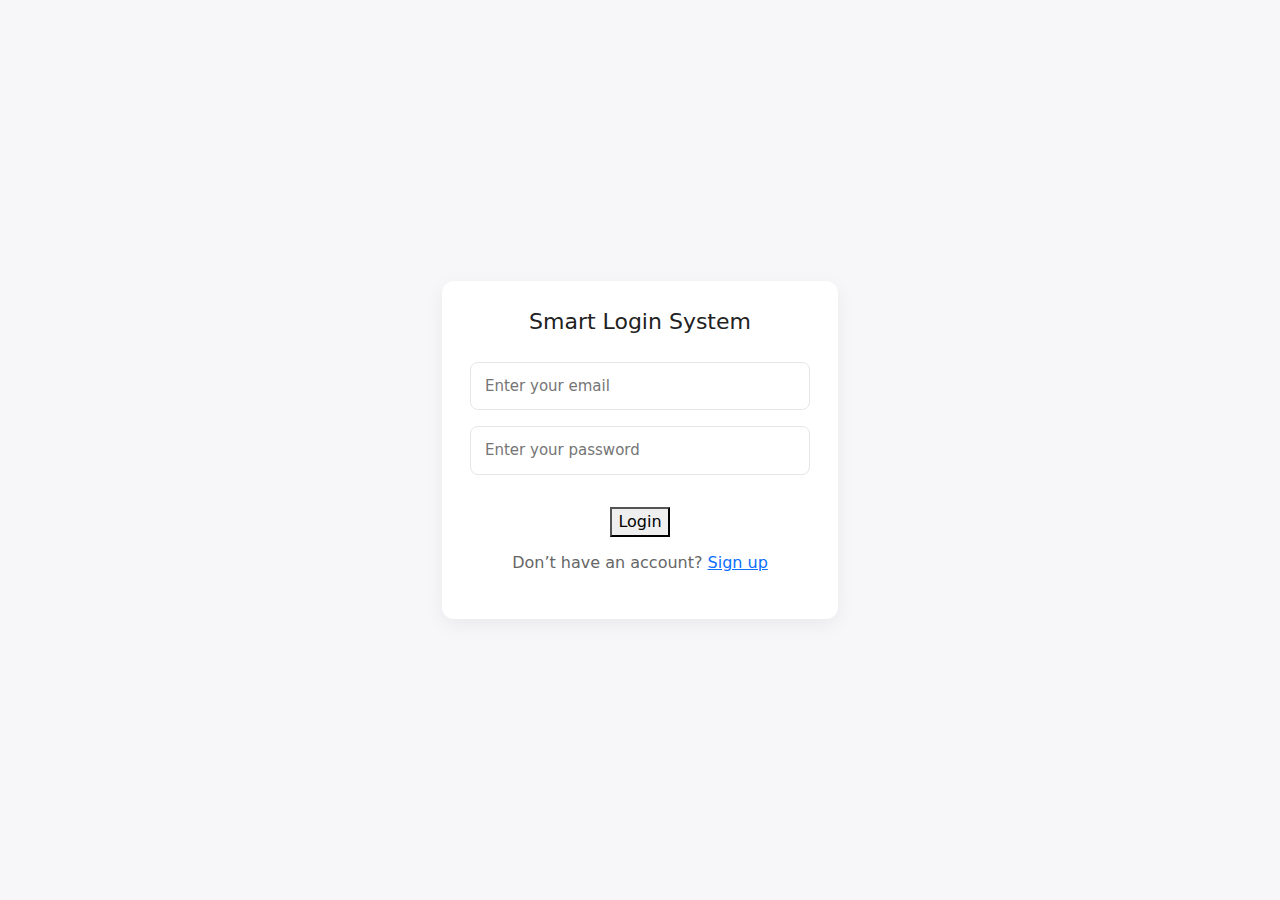
<file: index.html>
<!DOCTYPE html>
<html lang="en">
<head>
  <meta charset="UTF-8" />
  <meta name="viewport" content="width=device-width, initial-scale=1.0" />
  <title>Smart Login</title>
  <link rel="stylesheet" href="./bootstrap.min.css">
  <link rel="stylesheet" href="./main.css" />
</head>
<body>
  <div class="container">
    <div class="form-box">
      <h1>Smart Login System</h1>
      <input type="email" id="loginEmail" placeholder="Enter your email" />
      <input type="password" id="loginPassword" placeholder="Enter your password" />
      <p id="loginError" class="error"></p>
      <button id="loginBtn">Login</button>
      <p class="redirect">
        Don’t have an account?
        <a href="register.html">Sign up</a>
      </p>
    </div>
  </div>

  <script src="./index.js"></script>
</body>
</html>
</file>
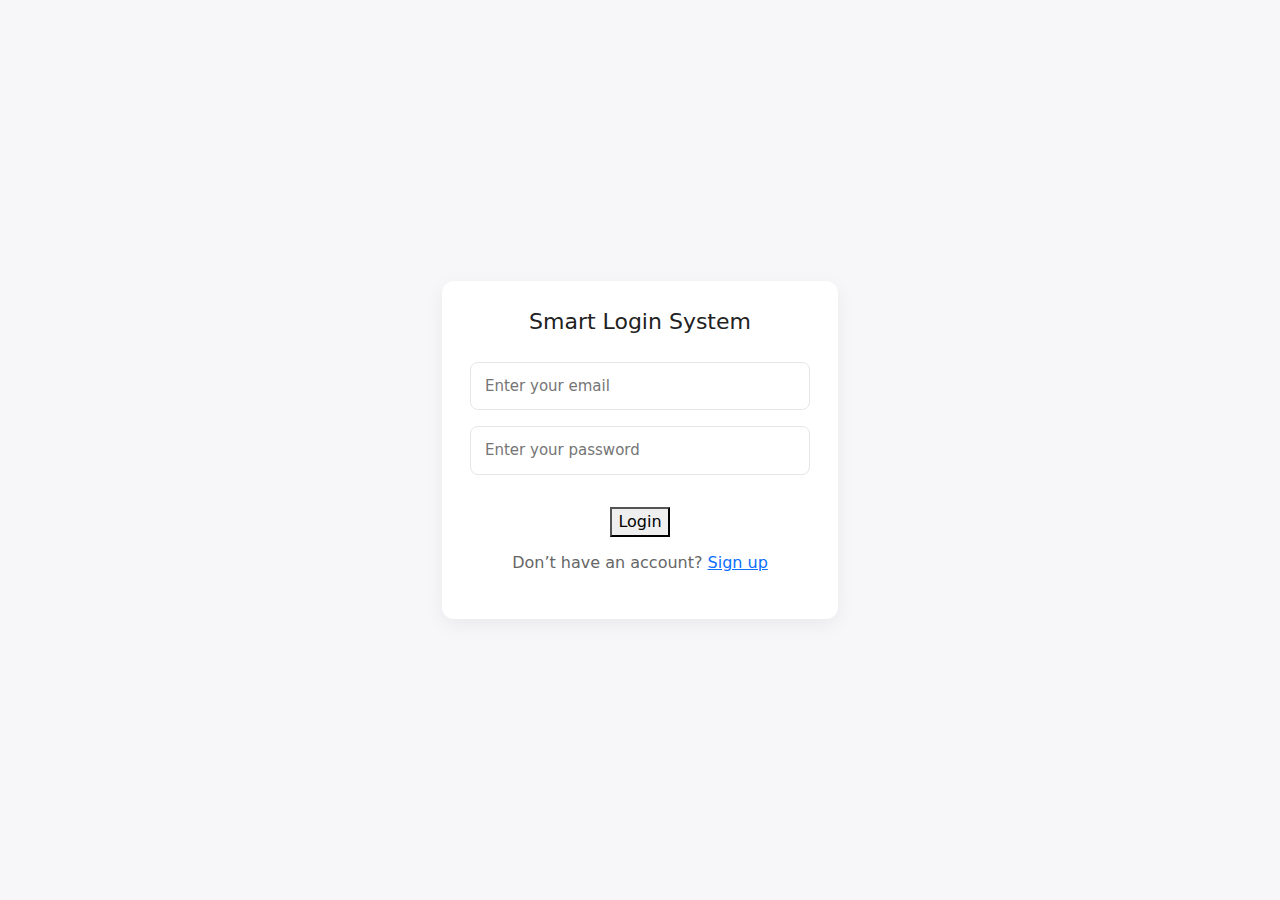
<file: home.html>
<!DOCTYPE html>
<html lang="en">
<head>
  <meta charset="UTF-8" />
  <meta name="viewport" content="width=device-width, initial-scale=1.0" />
  <title>Smart Login — Home</title>
  <link rel="stylesheet" href="./bootstrap.min.css">
  <link rel="stylesheet" href="./main.css" />
</head>
<body data-page="home">
  <div class="container">
    <div class="home-box">
      <h1 id="welcomeMsg">Welcome!</h1>
      <p id="userEmail"></p>
      <button type="button" id="logoutBtn" class="btn">Logout</button>
    </div>
  </div>

  <script src="./index.js" defer></script>
</body>
</html>
</file>
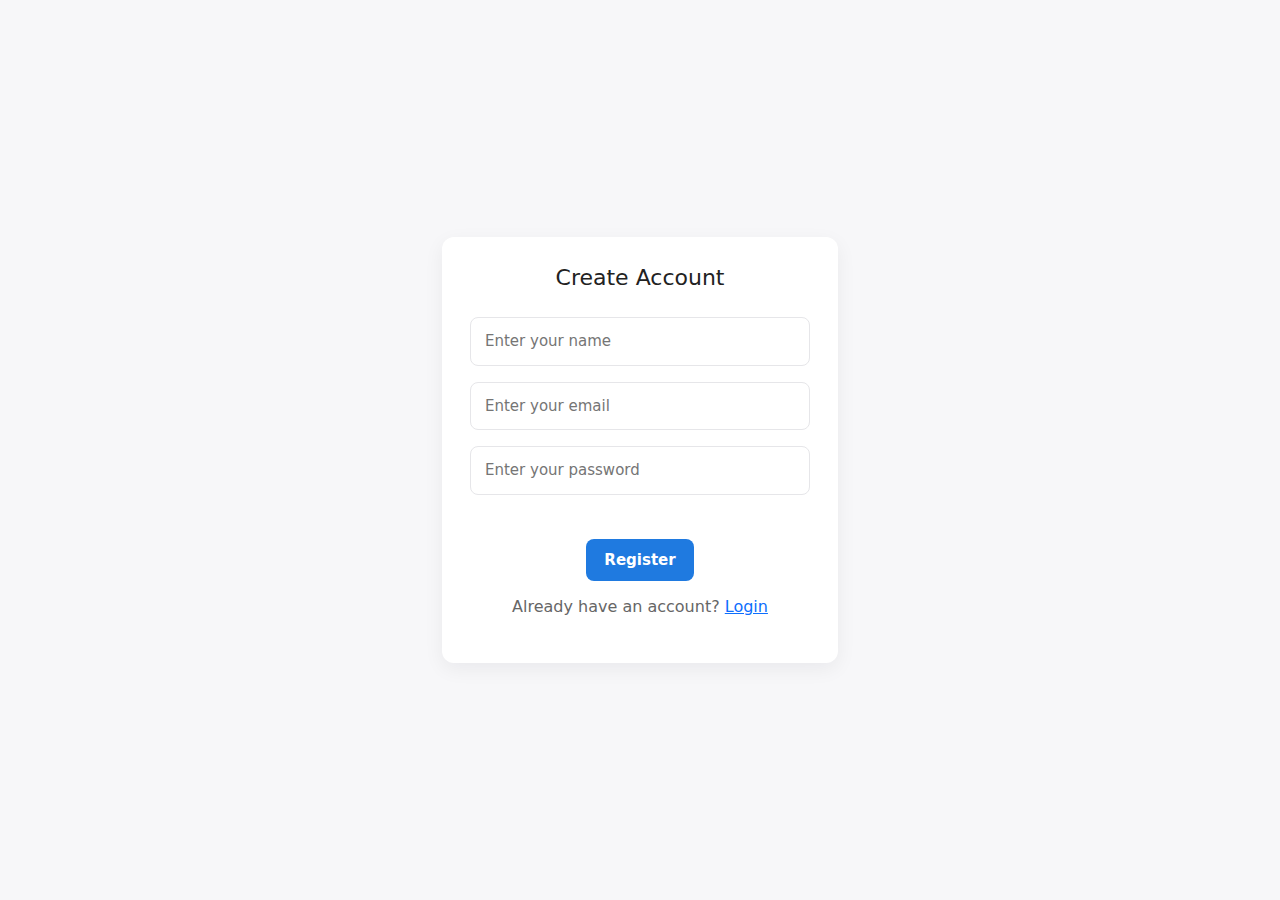
<file: register.html>
<!DOCTYPE html>
<html lang="en">
<head>
  <meta charset="UTF-8" />
  <meta name="viewport" content="width=device-width, initial-scale=1.0" />
  <title>Smart Login — Register</title>
  <link rel="stylesheet" href="./bootstrap.min.css">
  <link rel="stylesheet" href="./main.css" />
</head>
<body data-page="register">
  <div class="container">
    <div class="form-box">
      <h1>Create Account</h1>

      <form id="registerForm" onsubmit="return false;">
        <input type="text" id="registerName" placeholder="Enter your name" autocomplete="name" />
        <input type="email" id="registerEmail" placeholder="Enter your email" autocomplete="email" />
        <input type="password" id="registerPassword" placeholder="Enter your password" autocomplete="new-password" />
        <p id="registerError" class="error"></p>
        <button type="button" id="registerBtn" class="btn">Register</button>
      </form>

      <p class="redirect">
        Already have an account?
        <a href="index.html">Login</a>
      </p>
    </div>
  </div>

  <script src="./index.js" defer></script>
</body>
</html>
</file>
<file: main.css>
/* main.css - simple, neutral styles */
:root {
  --bg: #f7f7f9;
  --card: #ffffff;
  --accent: #1f7ae0;
  --text: #222;
  --muted: #666;
}

* { box-sizing: border-box; font-family: Inter, system-ui, -apple-system, "Segoe UI", Roboto, "Helvetica Neue", Arial; }

body {
  margin: 0;
  min-height: 100vh;
  background: var(--bg);
  color: var(--text);
  display: flex;
  align-items: center;
  justify-content: center;
  padding: 24px;
}

.container {
  width: 100%;
  max-width: 420px;
}

.form-box, .home-box {
  background: var(--card);
  padding: 28px;
  border-radius: 12px;
  box-shadow: 0 6px 20px rgba(20,20,30,0.06);
  text-align: center;
}

.form-box h1, .home-box h1 {
  margin: 0 0 18px 0;
  font-size: 22px;
}

.form-box input {
  width: 100%;
  padding: 12px 14px;
  margin: 8px 0;
  border-radius: 8px;
  border: 1px solid #e6e6e9;
  font-size: 15px;
}

.btn {
  display: inline-block;
  margin-top: 12px;
  padding: 10px 18px;
  border-radius: 8px;
  border: none;
  background: var(--accent);
  color: #fff;
  cursor: pointer;
  font-weight: 600;
  font-size: 15px;
}

.btn:hover { opacity: 0.95; }

.redirect {
  margin-top: 14px;
  color: var(--muted);
}

.error {
  color: #a60b0b;
  min-height: 20px;
  margin: 4px 0 0 0;
  font-size: 14px;
}

/* small responsive tweaks */
@media (max-width: 480px) {
  .form-box { padding: 18px; }
}
</file>
